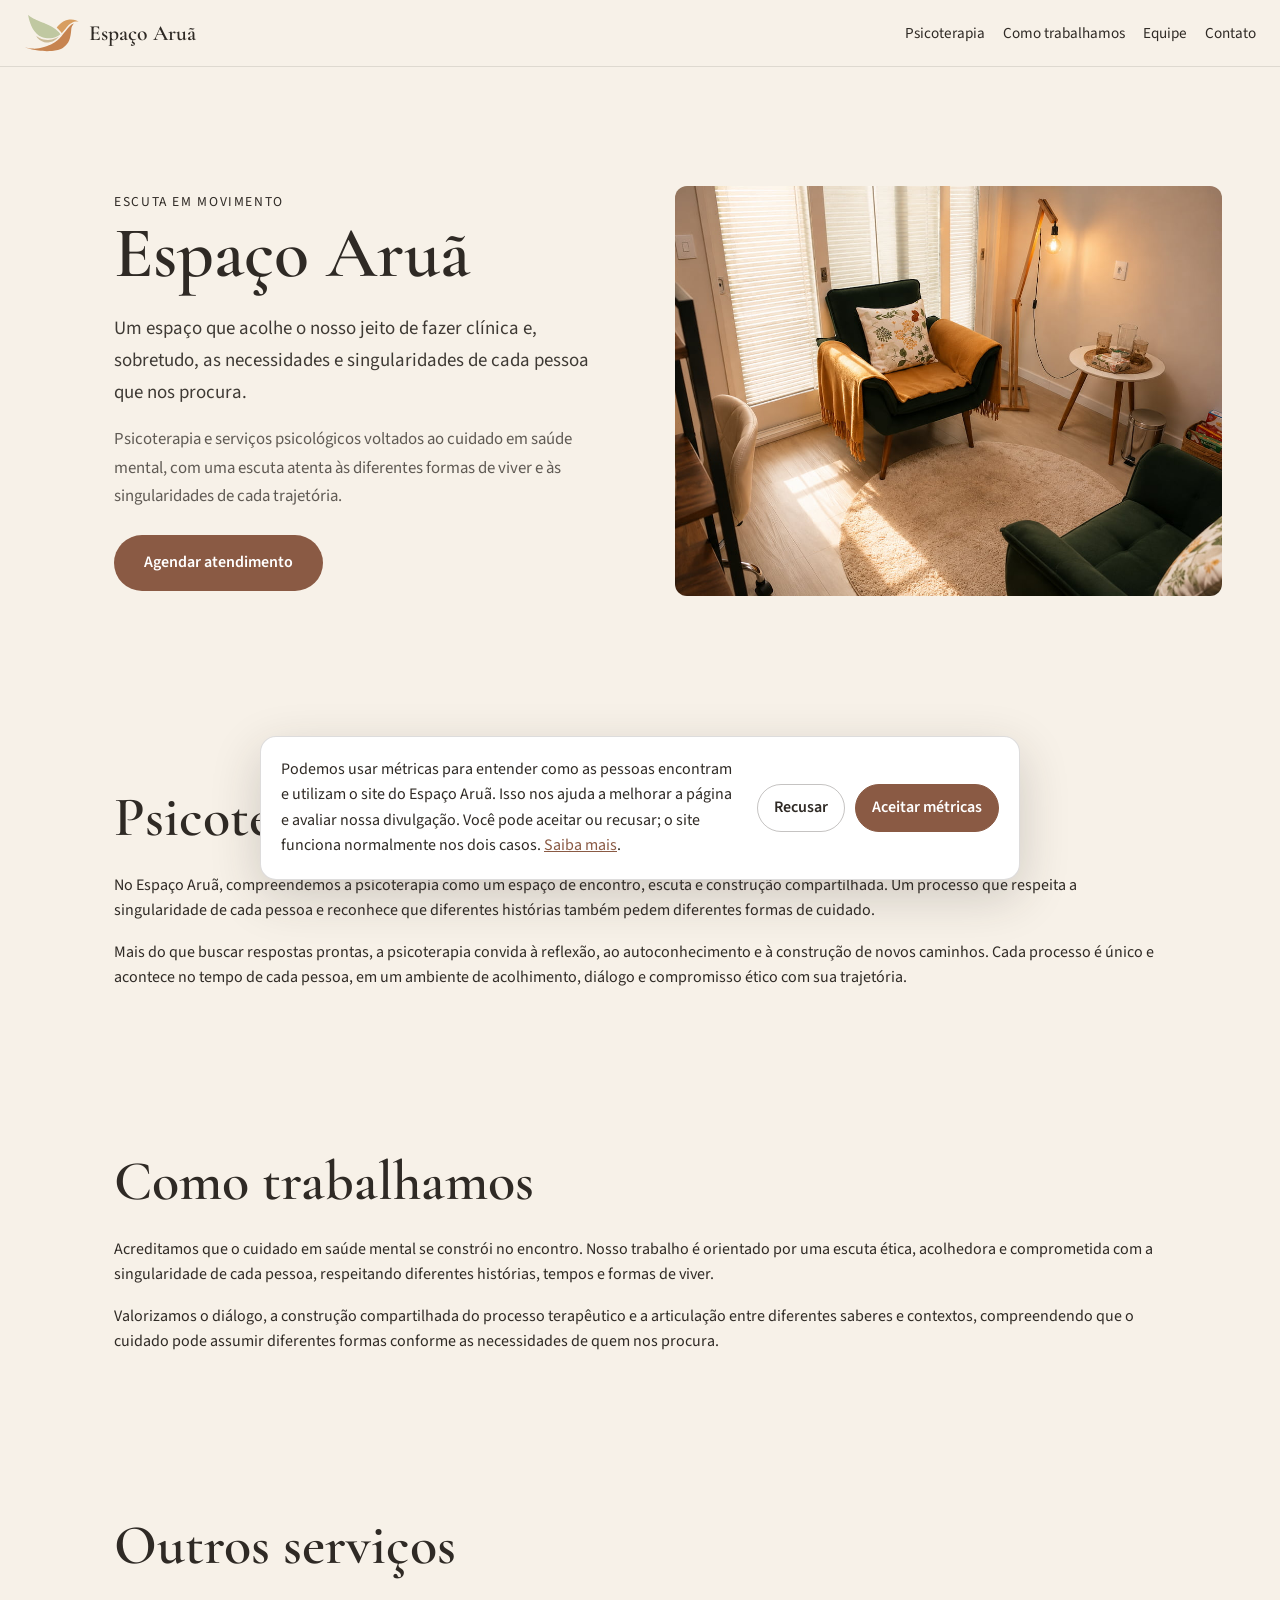
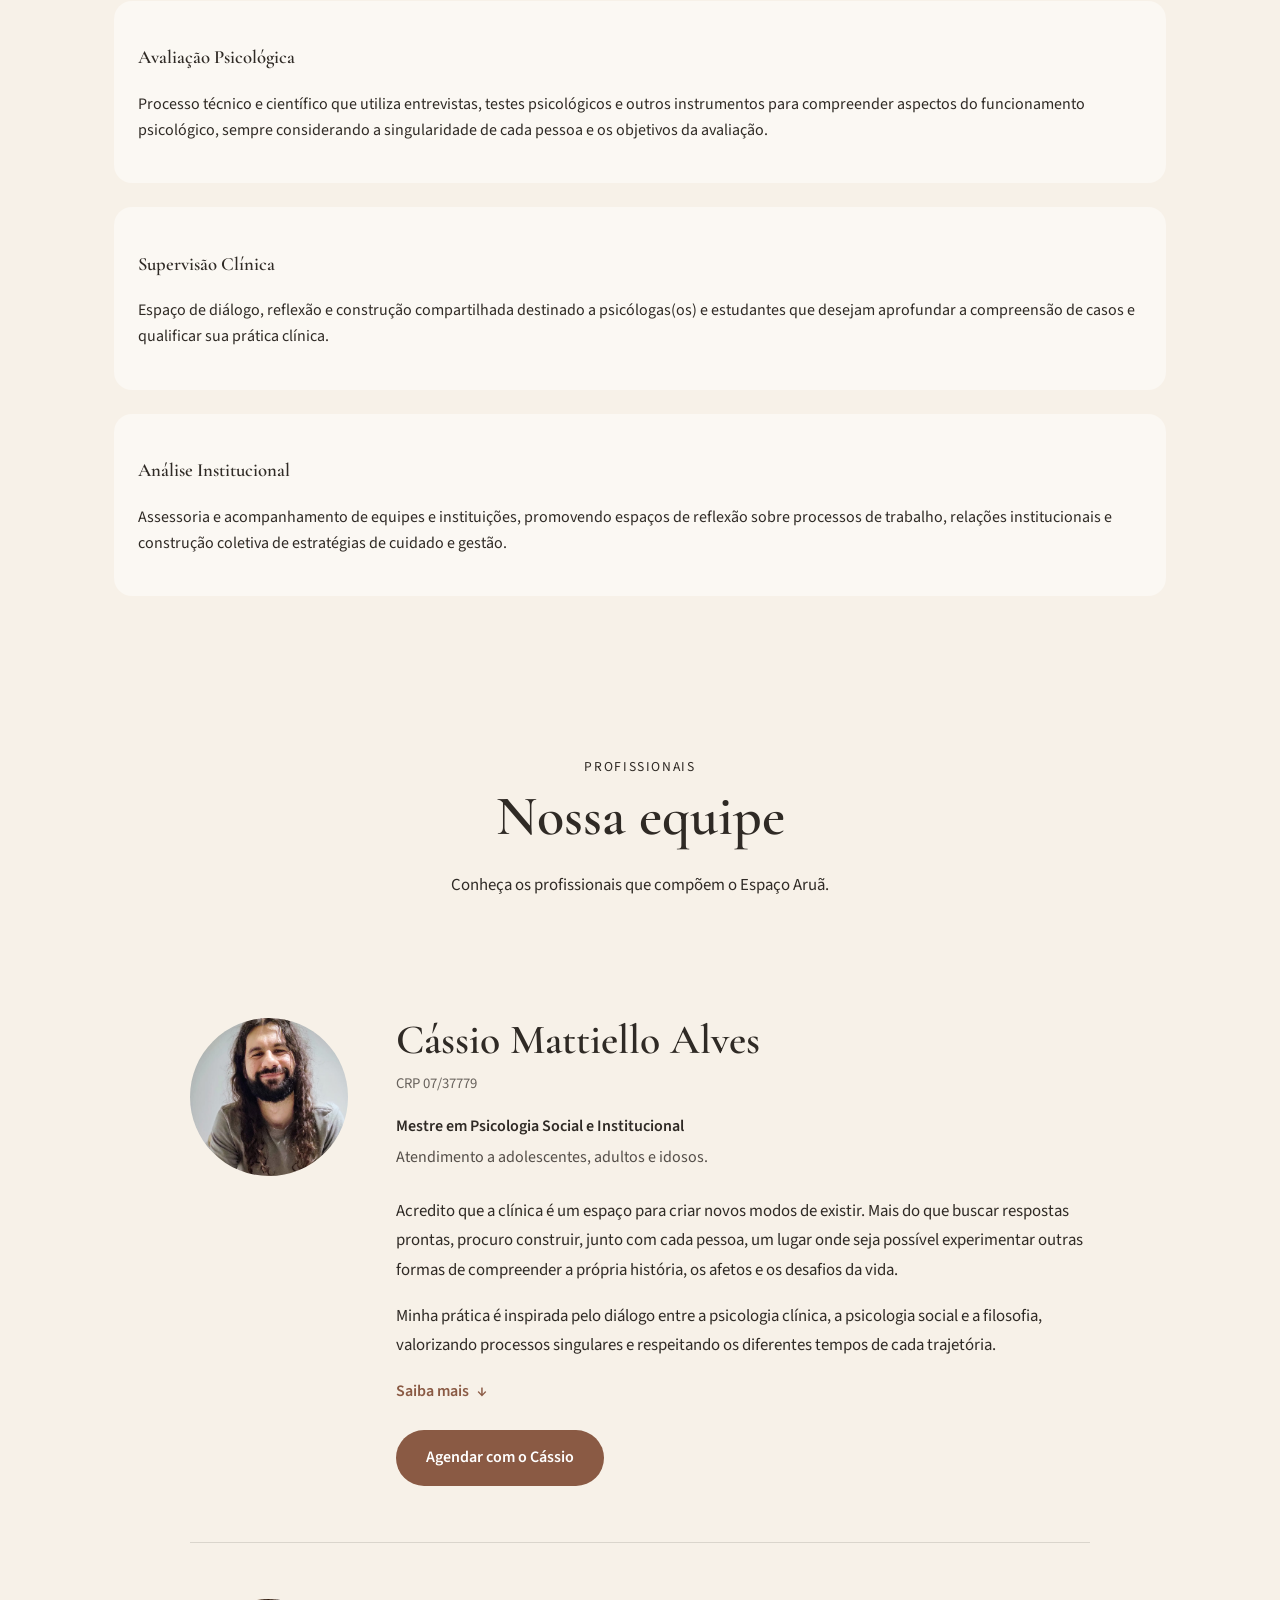
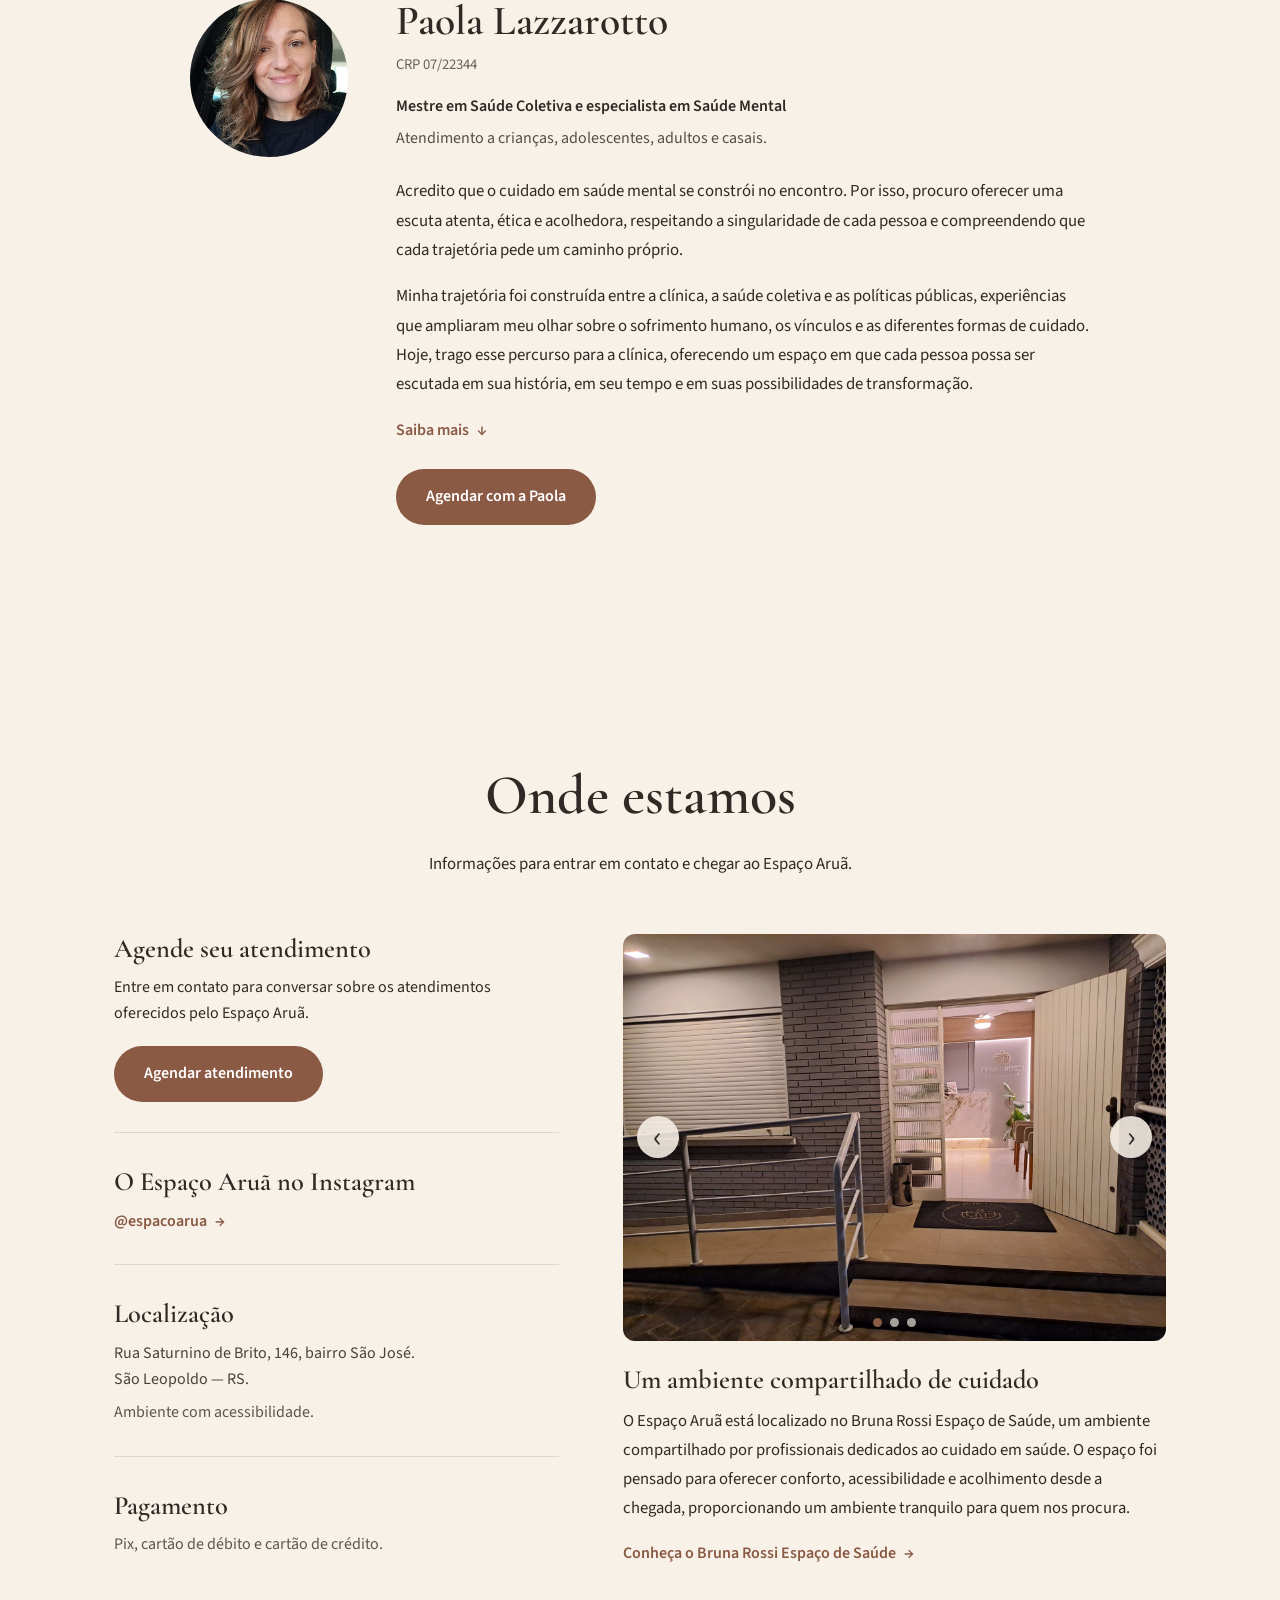
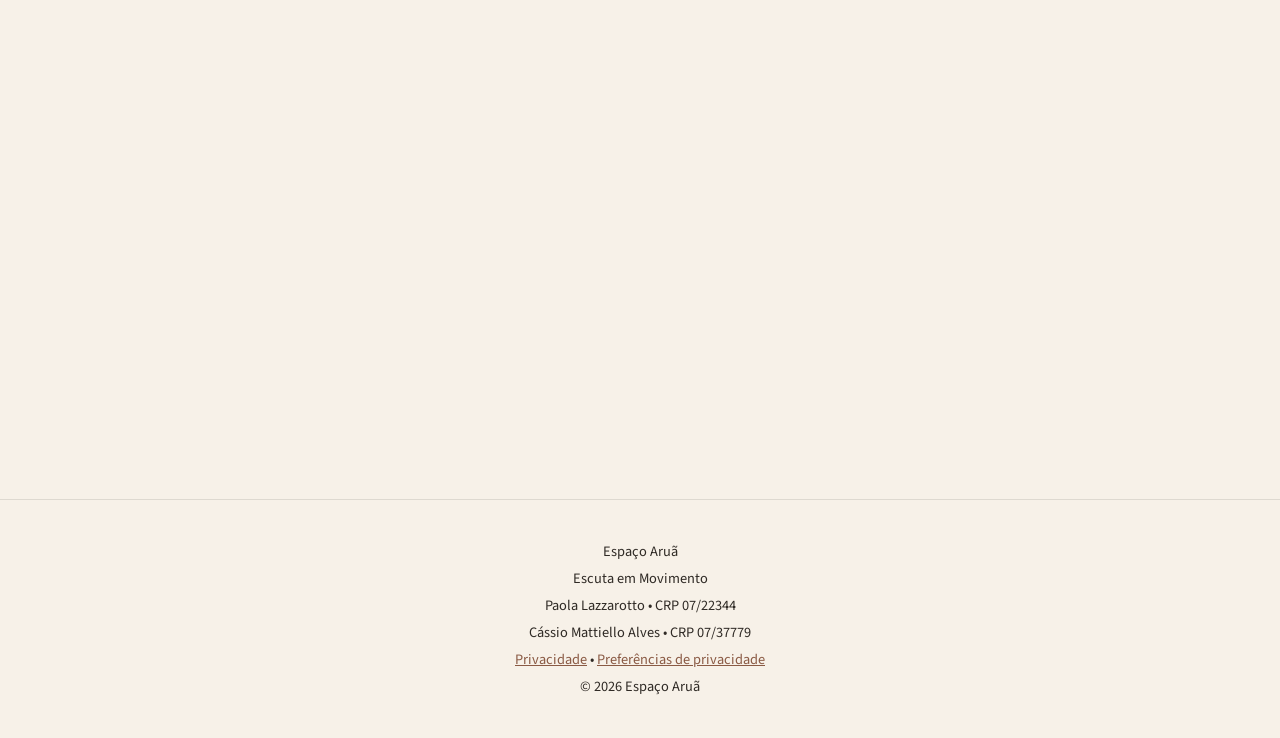
<file: index.html>
<!DOCTYPE html>
<html lang="pt-BR">
<head>
  <meta charset="UTF-8">

  <meta
    name="viewport"
    content="width=device-width, initial-scale=1.0">

  <title>Espaço Aruã | Escuta em Movimento</title>

  <meta
    name="description"
    content="Espaço Aruã — atendimento psicológico presencial e online em São Leopoldo/RS.">

  <script src="tracking-config.js"></script>
  <script>
    (() => {
      const config = window.ARUA_TRACKING_CONFIG || {};

      window.dataLayer = window.dataLayer || [];
      window.gtag = window.gtag || function gtag() {
        window.dataLayer.push(arguments);
      };

      window.gtag('consent', 'default', {
        analytics_storage: 'denied',
        ad_storage: 'denied',
        ad_user_data: 'denied',
        ad_personalization: 'denied',
        wait_for_update: 500
      });
      window.__ARUA_CONSENT_DEFAULT_SET__ = true;

      function loadGoogleScript(src, marker) {
        if (document.querySelector(`script[data-arua-source="${marker}"]`)) {
          return;
        }

        const script = document.createElement('script');
        script.async = true;
        script.src = src;
        script.dataset.aruaSource = marker;
        document.head.appendChild(script);
      }

      if (config.ga4MeasurementId) {
        loadGoogleScript(
          `https://www.googletagmanager.com/gtag/js?id=${encodeURIComponent(
            config.ga4MeasurementId
          )}`,
          'google-tag'
        );
        window.gtag('js', new Date());
        window.gtag('config', config.ga4MeasurementId, {
          allow_google_signals: false,
          allow_ad_personalization_signals: false
        });
      }

      if (config.googleAdsId && config.googleAdsId !== config.ga4MeasurementId) {
        window.gtag('config', config.googleAdsId, {
          allow_ad_personalization_signals: false
        });
      }

      if (config.gtmContainerId) {
        window.dataLayer.push({
          'gtm.start': new Date().getTime(),
          event: 'gtm.js'
        });
        loadGoogleScript(
          `https://www.googletagmanager.com/gtm.js?id=${encodeURIComponent(
            config.gtmContainerId
          )}`,
          'google-tag-manager'
        );
      }
    })();
  </script>

  <link rel="icon" type="image/svg+xml" href="assets/favicon.svg">
  
  <link rel="stylesheet" href="style.css">
</head>

<body>

  <header class="site-header">
    <a href="#hero" class="logo-link">
      <img
        src="assets/logo.svg"
        alt="Logotipo do Espaço Aruã">

      <span>Espaço Aruã</span>
    </a>

    <nav class="site-nav" aria-label="Navegação principal">
      <a href="#psicoterapia">Psicoterapia</a>
      <a href="#como-trabalhamos">Como trabalhamos</a>
      <a href="#equipe">Equipe</a>
      <a href="#contato">Contato</a>
    </nav>
  </header>

  <main>

    <section id="hero" class="section hero">
  <div class="hero-content">

    <div class="hero-text">
      <p class="eyebrow">Escuta em Movimento</p>

      <h1>Espaço Aruã</h1>

      <p>
        Um espaço que acolhe o nosso jeito de fazer clínica e,
        sobretudo, as necessidades e singularidades de cada pessoa
        que nos procura.
      </p>

      <p>
        Psicoterapia e serviços psicológicos voltados ao cuidado em
        saúde mental, com uma escuta atenta às diferentes formas de
        viver e às singularidades de cada trajetória.
      </p>

      <a
        href="https://wa.me/5551982914845?text=Olá!%20Conheci%20o%20Espaço%20Aruã%20pelo%20site%20e%20gostaria%20de%20agendar%20um%20atendimento."
        class="button"
        target="_blank"
        rel="noopener noreferrer">
      
        Agendar atendimento
      </a>
    </div>

    <div class="hero-image">
      <img
        src="assets/hero2.jpg"
        alt="Consultório do Espaço Aruã">
    </div>

  </div>
</section>
    <section id="psicoterapia" class="section">
  <h2>Psicoterapia</h2>

  <p>
    No Espaço Aruã, compreendemos a psicoterapia como um espaço de encontro,
    escuta e construção compartilhada. Um processo que respeita a
    singularidade de cada pessoa e reconhece que diferentes histórias também
    pedem diferentes formas de cuidado.
  </p>

  <p>
    Mais do que buscar respostas prontas, a psicoterapia convida à reflexão,
    ao autoconhecimento e à construção de novos caminhos. Cada processo é
    único e acontece no tempo de cada pessoa, em um ambiente de acolhimento,
    diálogo e compromisso ético com sua trajetória.
  </p>
</section>

<section id="como-trabalhamos" class="section">
  <h2>Como trabalhamos</h2>

  <p>
    Acreditamos que o cuidado em saúde mental se constrói no encontro.
    Nosso trabalho é orientado por uma escuta ética, acolhedora e
    comprometida com a singularidade de cada pessoa, respeitando
    diferentes histórias, tempos e formas de viver.
  </p>

  <p>
    Valorizamos o diálogo, a construção compartilhada do processo
    terapêutico e a articulação entre diferentes saberes e contextos,
    compreendendo que o cuidado pode assumir diferentes formas conforme
    as necessidades de quem nos procura.
  </p>
</section>

<section id="servicos" class="section">
  <h2>Outros serviços</h2>

  <div class="services-list">

    <article class="service-card">
      <h3>Avaliação Psicológica</h3>

      <p>
        Processo técnico e científico que utiliza entrevistas, testes
        psicológicos e outros instrumentos para compreender aspectos do
        funcionamento psicológico, sempre considerando a singularidade
        de cada pessoa e os objetivos da avaliação.
      </p>
    </article>

    <article class="service-card">
      <h3>Supervisão Clínica</h3>

      <p>
        Espaço de diálogo, reflexão e construção compartilhada destinado
        a psicólogas(os) e estudantes que desejam aprofundar a compreensão
        de casos e qualificar sua prática clínica.
      </p>
    </article>

    <article class="service-card">
      <h3>Análise Institucional</h3>

      <p>
        Assessoria e acompanhamento de equipes e instituições,
        promovendo espaços de reflexão sobre processos de trabalho,
        relações institucionais e construção coletiva de estratégias
        de cuidado e gestão.
      </p>
    </article>

  </div>
</section>

    <section id="equipe" class="section team-section">
  <div class="section-heading">
    <p class="eyebrow">Profissionais</p>

    <h2>Nossa equipe</h2>

    <p>
      Conheça os profissionais que compõem o Espaço Aruã.
    </p>
  </div>

  <div class="team-list">

<article class="team-member">
      <img
        src="assets/cassio.jpg"
        alt="Cássio Mattiello Alves"
        class="team-photo">

      <div class="team-content">
        <h3>Cássio Mattiello Alves</h3>

        <p class="team-crp">CRP 07/37779</p>

        <p class="team-title">
          Mestre em Psicologia Social e Institucional
        </p>

        <p class="team-audience">
          Atendimento a adolescentes, adultos e idosos.
        </p>

        <div class="team-summary">
          <p>
            Acredito que a clínica é um espaço para criar novos modos de
            existir. Mais do que buscar respostas prontas, procuro construir,
            junto com cada pessoa, um lugar onde seja possível experimentar
            outras formas de compreender a própria história, os afetos e os
            desafios da vida.
          </p>

          <p>
            Minha prática é inspirada pelo diálogo entre a psicologia clínica,
            a psicologia social e a filosofia, valorizando processos singulares
            e respeitando os diferentes tempos de cada trajetória.
          </p>
        </div>

        <div class="team-more" id="cassio-more" hidden>
          <p>
            Sou psicólogo, mestre em Psicologia Social e Institucional pela
            UFRGS e graduado em Psicologia pela UNISINOS. Minha pesquisa
            esteve voltada às relações entre clínica, música e filosofia.
          </p>

          <p>
            Minha atuação profissional passou por serviços da Assistência
            Social, pelo CREAS e pela Vigilância Socioassistencial,
            articulando a prática clínica com o trabalho em políticas públicas.
          </p>
        </div>

        <button
          class="more-link"
          type="button"
          aria-expanded="false"
          aria-controls="cassio-more">

          <span class="more-label">Saiba mais</span>
          <span class="more-arrow" aria-hidden="true">↓</span>
        </button>

        <a
          href="https://wa.me/5551982914845?text=Ol%C3%A1%21%20Conheci%20o%20Espa%C3%A7o%20Aru%C3%A3%20pelo%20site%20e%20gostaria%20de%20agendar%20um%20atendimento."
          class="button team-button"
          target="_blank"
          rel="noopener noreferrer"
          aria-label="Agendar atendimento com Cássio pelo WhatsApp">

          Agendar com o Cássio
        </a>
      </div>
    </article>
    
    <article class="team-member">
      <img
        src="assets/paola.jpeg"
        alt="Paola Lazzarotto"
        class="team-photo">

      <div class="team-content">
        <h3>Paola Lazzarotto</h3>

        <p class="team-crp">CRP 07/22344</p>

        <p class="team-title">
          Mestre em Saúde Coletiva e especialista em Saúde Mental
        </p>

        <p class="team-audience">
          Atendimento a crianças, adolescentes, adultos e casais.
        </p>

        <div class="team-summary">
          <p>
            Acredito que o cuidado em saúde mental se constrói no encontro.
            Por isso, procuro oferecer uma escuta atenta, ética e acolhedora,
            respeitando a singularidade de cada pessoa e compreendendo que
            cada trajetória pede um caminho próprio.
          </p>

          <p>
            Minha trajetória foi construída entre a clínica, a saúde coletiva
            e as políticas públicas, experiências que ampliaram meu olhar
            sobre o sofrimento humano, os vínculos e as diferentes formas de
            cuidado. Hoje, trago esse percurso para a clínica, oferecendo um
            espaço em que cada pessoa possa ser escutada em sua história, em
            seu tempo e em suas possibilidades de transformação.
          </p>
        </div>

        <div class="team-more" id="paola-more" hidden>
          <p>
            Sou psicóloga, mestre em Saúde Coletiva pela UNISINOS e
            especialista em Saúde Mental, Atenção Psicossocial e
            Psicopatologia. Ao longo da minha trajetória, atuei em diferentes
            serviços do SUS, na assistência social, na supervisão
            clínico-institucional, na gestão e na formação de profissionais,
            mantendo também formação continuada em avaliação psicológica e
            em gestão do trabalho em saúde.
          </p>

          <p>
            Essas experiências seguem inspirando minha prática clínica e
            fortalecendo meu compromisso com um cuidado ético, singular e
            construído em parceria.
          </p>
        </div>

        <button
          class="more-link"
          type="button"
          aria-expanded="false"
          aria-controls="paola-more">

          <span class="more-label">Saiba mais</span>
          <span class="more-arrow" aria-hidden="true">↓</span>
        </button>

        <a
          href="https://wa.me/5551999590970?text=Ol%C3%A1%21%20Conheci%20o%20Espa%C3%A7o%20Aru%C3%A3%20pelo%20site%20e%20gostaria%20de%20agendar%20um%20atendimento."
          class="button team-button"
          target="_blank"
          rel="noopener noreferrer"
          aria-label="Agendar atendimento com Paola pelo WhatsApp">

          Agendar com a Paola
        </a>
      </div>
    </article>

  </div>
</section>

    <section id="contato" class="section contact-section">
  <div class="section-heading contact-heading">

    <h2>Onde estamos</h2>

    <p>
      Informações para entrar em contato e chegar ao Espaço Aruã.
    </p>
  </div>

  <div class="contact-layout">

    <div class="contact-information">

      <div class="contact-group">
        <h3>Agende seu atendimento</h3>

        <p>
          Entre em contato para conversar sobre os atendimentos
          oferecidos pelo Espaço Aruã.
        </p>

      <a
        href="https://wa.me/5551982914845?text=Olá!%20Conheci%20o%20Espaço%20Aruã%20pelo%20site%20e%20gostaria%20de%20agendar%20um%20atendimento."
        class="button"
        target="_blank"
        rel="noopener noreferrer">
      
        Agendar atendimento
      </a>
      </div>

       <div class="contact-group">
    <h3>O Espaço Aruã no Instagram</h3>
  
    <a
      href="https://www.instagram.com/espacoarua/"
      class="text-link"
      target="_blank"
      rel="noopener noreferrer">
  
      @espacoarua
      <span aria-hidden="true">→</span>
    </a>
  </div>

      <div class="contact-group">
        <h3>Localização</h3>

        <address>
          Rua Saturnino de Brito, 146, bairro São José.<br>
          São Leopoldo — RS.
        </address>

        <p class="practical-information">
          Ambiente com acessibilidade.
        </p>
      </div>

      <div class="contact-group">
        <h3>Pagamento</h3>

        <p class="practical-information">
          Pix, cartão de débito e cartão de crédito.
        </p>
      </div>

    </div>

    <div class="partner-space">

      <div
        class="partner-space-gallery"
        aria-label="Imagens do Bruna Rossi Espaço de Saúde">

        <div class="gallery-slides">

          <img
            src="assets/entrada.jfif"
            alt="Entrada do Bruna Rossi Espaço de Saúde"
            class="gallery-image is-active">

          <img
            src="assets/salaespera1.jfif"
            alt="Sala de espera do Bruna Rossi Espaço de Saúde"
            class="gallery-image">

          <img
            src="assets/salaespera2.jfif"
            alt="Outro ambiente da sala de espera"
            class="gallery-image">

        </div>

        <button
          class="gallery-button gallery-prev"
          type="button"
          aria-label="Mostrar imagem anterior">
          ‹
        </button>

        <button
          class="gallery-button gallery-next"
          type="button"
          aria-label="Mostrar próxima imagem">
          ›
        </button>

        <div class="gallery-dots" aria-label="Selecionar imagem">
          <button
            class="gallery-dot is-active"
            type="button"
            aria-label="Mostrar imagem 1">
          </button>

          <button
            class="gallery-dot"
            type="button"
            aria-label="Mostrar imagem 2">
          </button>

          <button
            class="gallery-dot"
            type="button"
            aria-label="Mostrar imagem 3">
          </button>
        </div>

      </div>

      <div class="partner-space-text">
        <h3>Um ambiente compartilhado de cuidado</h3>

        <p>
          O Espaço Aruã está localizado no Bruna Rossi Espaço de Saúde,
          um ambiente compartilhado por profissionais dedicados ao
          cuidado em saúde. O espaço foi pensado para oferecer conforto,
          acessibilidade e acolhimento desde a chegada, proporcionando
          um ambiente tranquilo para quem nos procura.
        </p>

        <a
          href="https://www.instagram.com/brunarossiespacodesaude"
          class="text-link"
          target="_blank"
          rel="noopener noreferrer">

          Conheça o Bruna Rossi Espaço de Saúde
          <span aria-hidden="true">→</span>
        </a>
      </div>

    </div>

  </div>

  <div class="map-container">
    <iframe
      src="https://www.google.com/maps/embed?pb=!1m18!1m12!1m3!1d565.4908144090025!2d-51.13666380336082!3d-29.768173068075356!2m3!1f0!2f0!3f0!3m2!1i1024!2i768!4f13.1!3m3!1m2!1s0x95196956f9152bd3%3A0xb25b59da0e4efa75!2sBruna%20Rossi%20Espa%C3%A7o%20de%20Sa%C3%BAde!5e0!3m2!1spt-BR!2sbr!4v1783975201774!5m2!1spt-BR!2sbr"
      title="Localização do Espaço Aruã no Bruna Rossi Espaço de Saúde"
      loading="lazy"
      allowfullscreen
      referrerpolicy="strict-origin-when-cross-origin">
    </iframe>
  </div>
</section>

  </main>

  <footer class="site-footer">
    <p>Espaço Aruã</p>
    <p>Escuta em Movimento</p>
    <p>Paola Lazzarotto • CRP 07/22344</p>
    <p>Cássio Mattiello Alves • CRP 07/37779</p>
    <p>© 2026 Espaço Aruã</p>
  </footer>

  <script src="script.js"></script>
</body>
</html>
</file>
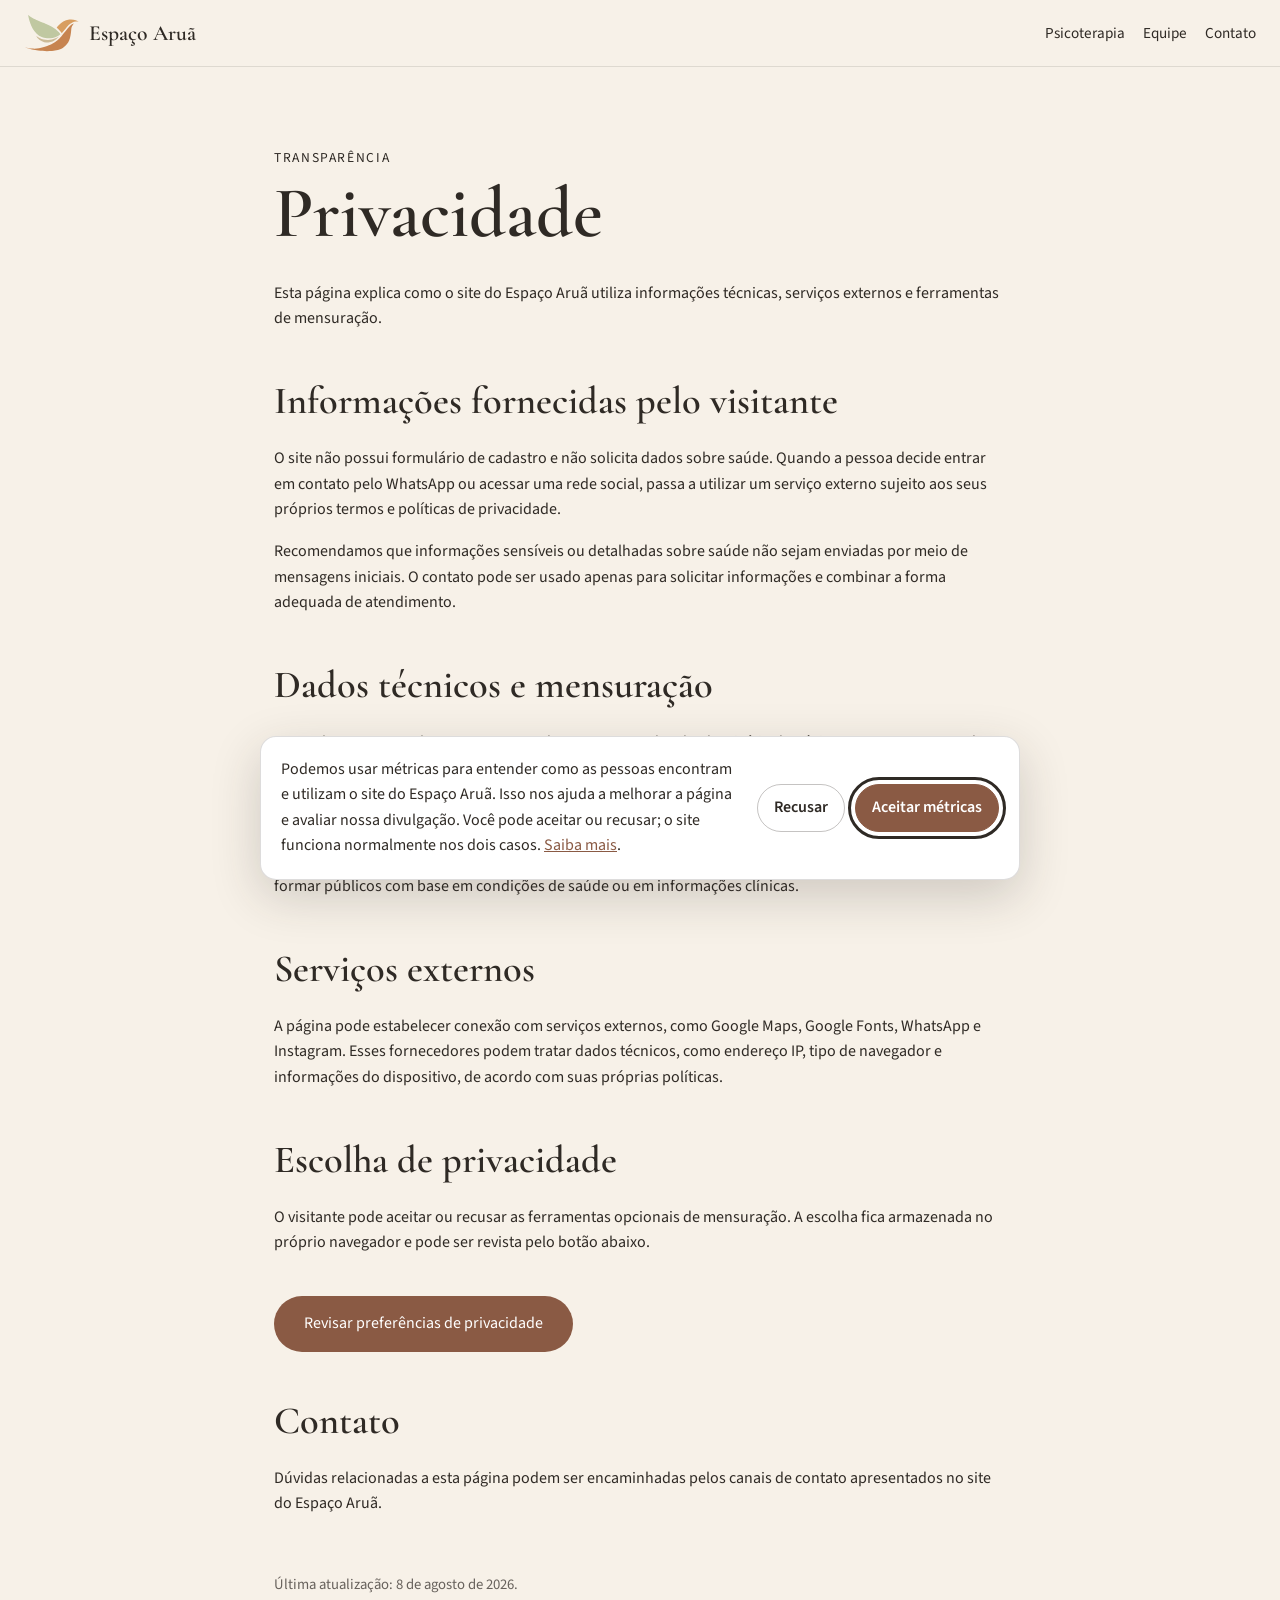
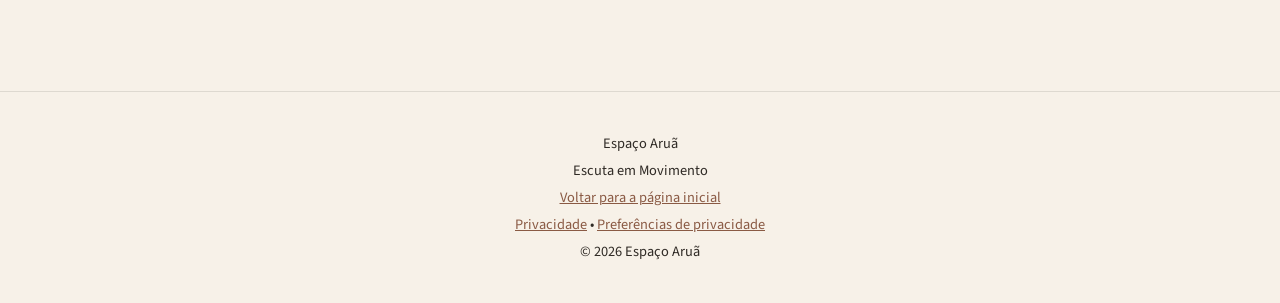
<file: privacidade.html>
<!DOCTYPE html>
<html lang="pt-BR">
<head>
  <meta charset="UTF-8">
  <meta
    name="viewport"
    content="width=device-width, initial-scale=1.0">

  <title>Privacidade | Espaço Aruã</title>

  <meta
    name="description"
    content="Informações sobre privacidade e tecnologias utilizadas no site do Espaço Aruã.">

  <script src="tracking-config.js"></script>
  <script>
    (() => {
      const config = window.ARUA_TRACKING_CONFIG || {};

      window.dataLayer = window.dataLayer || [];
      window.gtag = window.gtag || function gtag() {
        window.dataLayer.push(arguments);
      };

      window.gtag('consent', 'default', {
        analytics_storage: 'denied',
        ad_storage: 'denied',
        ad_user_data: 'denied',
        ad_personalization: 'denied',
        wait_for_update: 500
      });
      window.__ARUA_CONSENT_DEFAULT_SET__ = true;

      function loadGoogleScript(src, marker) {
        if (document.querySelector(`script[data-arua-source="${marker}"]`)) {
          return;
        }

        const script = document.createElement('script');
        script.async = true;
        script.src = src;
        script.dataset.aruaSource = marker;
        document.head.appendChild(script);
      }

      if (config.ga4MeasurementId) {
        loadGoogleScript(
          `https://www.googletagmanager.com/gtag/js?id=${encodeURIComponent(
            config.ga4MeasurementId
          )}`,
          'google-tag'
        );
        window.gtag('js', new Date());
        window.gtag('config', config.ga4MeasurementId, {
          allow_google_signals: false,
          allow_ad_personalization_signals: false
        });
      }

      if (config.googleAdsId && config.googleAdsId !== config.ga4MeasurementId) {
        window.gtag('config', config.googleAdsId, {
          allow_ad_personalization_signals: false
        });
      }

      if (config.gtmContainerId) {
        window.dataLayer.push({
          'gtm.start': new Date().getTime(),
          event: 'gtm.js'
        });
        loadGoogleScript(
          `https://www.googletagmanager.com/gtm.js?id=${encodeURIComponent(
            config.gtmContainerId
          )}`,
          'google-tag-manager'
        );
      }
    })();
  </script>

  <link rel="canonical" href="https://aruaespaco.com.br/privacidade.html">
  <link rel="icon" type="image/svg+xml" href="assets/favicon.svg">
  <link rel="stylesheet" href="style.css">
  <link rel="stylesheet" href="tracking.css">
</head>

<body>
  <a class="skip-link" href="#conteudo">Ir para o conteúdo</a>

  <header class="site-header">
    <a href="index.html#hero" class="logo-link">
      <img
        src="assets/logo.svg"
        alt="Logotipo do Espaço Aruã">
      <span>Espaço Aruã</span>
    </a>

    <nav class="site-nav" aria-label="Navegação principal">
      <a href="index.html#psicoterapia">Psicoterapia</a>
      <a href="index.html#equipe">Equipe</a>
      <a href="index.html#contato">Contato</a>
    </nav>
  </header>

  <main id="conteudo" class="privacy-page">
    <p class="eyebrow">Transparência</p>
    <h1>Privacidade</h1>

    <p>
      Esta página explica como o site do Espaço Aruã utiliza informações
      técnicas, serviços externos e ferramentas de mensuração.
    </p>

    <h2>Informações fornecidas pelo visitante</h2>

    <p>
      O site não possui formulário de cadastro e não solicita dados sobre
      saúde. Quando a pessoa decide entrar em contato pelo WhatsApp ou acessar
      uma rede social, passa a utilizar um serviço externo sujeito aos seus
      próprios termos e políticas de privacidade.
    </p>

    <p>
      Recomendamos que informações sensíveis ou detalhadas sobre saúde não
      sejam enviadas por meio de mensagens iniciais. O contato pode ser usado
      apenas para solicitar informações e combinar a forma adequada de
      atendimento.
    </p>

    <h2>Dados técnicos e mensuração</h2>

    <p>
      A Google tag e o Google Tag Manager podem ser carregados desde o início
      da página com o Consent Mode configurado para negar, por padrão, o
      armazenamento de dados de analytics e publicidade. A autorização do
      visitante atualiza essa escolha e permite a mensuração opcional de
      acessos e ações como cliques nos botões de contato.
    </p>

    <p>
      As categorias de personalização de anúncios permanecem desativadas. O
      Espaço Aruã não utiliza o site para formar públicos com base em condições
      de saúde ou em informações clínicas.
    </p>

    <h2>Serviços externos</h2>

    <p>
      A página pode estabelecer conexão com serviços externos, como Google
      Maps, Google Fonts, WhatsApp e Instagram. Esses fornecedores podem tratar
      dados técnicos, como endereço IP, tipo de navegador e informações do
      dispositivo, de acordo com suas próprias políticas.
    </p>

    <h2>Escolha de privacidade</h2>

    <p>
      O visitante pode aceitar ou recusar as ferramentas opcionais de
      mensuração. A escolha fica armazenada no próprio navegador e pode ser
      revista pelo botão abaixo.
    </p>

    <button
      class="button privacy-settings-button"
      type="button"
      data-privacy-settings>
      Revisar preferências de privacidade
    </button>

    <h2>Contato</h2>

    <p>
      Dúvidas relacionadas a esta página podem ser encaminhadas pelos canais de
      contato apresentados no site do Espaço Aruã.
    </p>

    <p class="privacy-updated">
      Última atualização: 8 de agosto de 2026.
    </p>
  </main>

  <footer class="site-footer">
    <p>Espaço Aruã</p>
    <p>Escuta em Movimento</p>
    <p><a href="index.html">Voltar para a página inicial</a></p>
    <p>© 2026 Espaço Aruã</p>
  </footer>

  <script src="tracking.js"></script>
</body>
</html>
</file>
<file: style.css>
@import url('https://fonts.googleapis.com/css2?family=Cormorant+Garamond:wght@500;600;700&family=Source+Sans+3:wght@400;500;600&display=swap');

:root {
  --cor-fundo: #f7f1e8;
  --cor-texto: #2f2a25;
  --cor-destaque: #8a5a44;
  --cor-branco: #ffffff;
  --largura-conteudo: 1100px;
}

* {
  box-sizing: border-box;
}

html {
  scroll-behavior: smooth;
}

body {
  margin: 0;
  font-family: 'Source Sans 3', Arial, sans-serif;
  background: var(--cor-fundo);
  color: var(--cor-texto);
  line-height: 1.6;
}

img {
  max-width: 100%;
}

h1,
h2,
h3 {
  font-family: 'Cormorant Garamond', serif;
  font-weight: 600;
}

h2 {
  margin: 0 0 24px;
  font-size: clamp(2.3rem, 5vw, 3.5rem);
  line-height: 1.1;
}

address {
  font-style: normal;
}

/* Header */

.site-header {
  position: sticky;
  top: 0;
  z-index: 10;
  display: flex;
  justify-content: space-between;
  align-items: center;
  gap: 24px;
  padding: 14px 24px;
  background: var(--cor-fundo);
  border-bottom: 1px solid rgba(47, 42, 37, 0.12);
}

.logo-link {
  display: flex;
  align-items: center;
  gap: 10px;
  color: var(--cor-texto);
  text-decoration: none;
  font-family: 'Cormorant Garamond', serif;
  font-size: 1.35rem;
  font-weight: 600;
}

.logo-link img {
  width: auto;
  height: 38px;
}

.site-nav {
  display: flex;
  flex-wrap: wrap;
  gap: 18px;
}

.site-nav a {
  color: var(--cor-texto);
  text-decoration: none;
  font-size: 0.95rem;
}

.site-nav a:hover {
  color: var(--cor-destaque);
}

/* Estrutura geral */

.section {
  max-width: var(--largura-conteudo);
  margin: 0 auto;
  padding: 72px 24px;
}

.eyebrow {
  margin: 0;
  font-size: 0.85rem;
  text-transform: uppercase;
  letter-spacing: 0.12em;
}

/* Hero */

.hero {
  min-height: 72vh;
  display: flex;
  align-items: center;
}

.hero-content {
  width: 100%;
  display: flex;
  align-items: center;
  gap: 56px;
}

.hero-text {
  flex: 0 0 48%;
}

.hero h1 {
  margin: 0.25rem 0 1.5rem;
  font-size: clamp(3rem, 6vw, 4.5rem);
  line-height: 1;
}

.hero-text p {
  max-width: 560px;
}

.hero-text .eyebrow {
  margin: 0;
}

.hero-text .eyebrow + h1 + p {
  margin: 0 0 1rem;
  font-size: 1.18rem;
  line-height: 1.7;
  color: rgba(47, 42, 37, 0.92);
}

.hero-text p:last-of-type {
  margin: 0;
  font-size: 1.05rem;
  line-height: 1.7;
  color: rgba(47, 42, 37, 0.76);
}

.hero-image {
  flex: 0 0 52%;
}

.hero-image img {
  width: 100%;
  display: block;
  object-fit: cover;
  aspect-ratio: 4 / 3;
  border-radius: 12px;
}

/* Botões e links */

.button {
  display: inline-flex;
  align-items: center;
  justify-content: center;
  width: auto;
  margin-top: 24px;
  padding: 15px 30px;
  border-radius: 999px;
  background: var(--cor-destaque);
  color: var(--cor-branco);
  text-decoration: none;
  font-weight: 600;
  transition:
    transform 0.2s ease,
    opacity 0.2s ease;
}

.button:hover {
  transform: translateY(-2px);
  opacity: 0.95;
}

.text-link {
  display: inline-flex;
  align-items: center;
  gap: 8px;
  color: var(--cor-destaque);
  text-decoration: none;
  font-weight: 600;
}

.text-link:hover {
  text-decoration: underline;
}

/* Serviços */

.services-list article {
  margin-top: 24px;
  padding: 24px;
  background: rgba(255, 255, 255, 0.45);
  border-radius: 18px;
}

/* Cabeçalhos de seção */

.section-heading {
  max-width: 650px;
  margin: 0 auto 64px;
  text-align: center;
}

.section-heading h2 {
  margin-top: 8px;
}

.section-heading > p:last-child {
  margin-bottom: 0;
  font-size: 1.05rem;
}

/* Equipe */

.team-section {
  padding-top: 88px;
  padding-bottom: 88px;
}

.team-list {
  max-width: 900px;
  margin: 0 auto;
}

.team-member {
  display: flex;
  align-items: flex-start;
  gap: 48px;
  margin: 0;
  padding: 56px 0;
  background: transparent;
}

.team-member + .team-member {
  border-top: 1px solid rgba(47, 42, 37, 0.14);
}

.team-photo {
  flex: 0 0 158px;
  width: 158px;
  height: 158px;
  display: block;
  margin: 0;
  border-radius: 50%;
  object-fit: cover;
  object-position: center 25%;
}

.team-content {
  flex: 1;
  min-width: 0;
  margin: 0;
  text-align: left;
}

.team-content h3 {
  margin: 0;
  font-size: clamp(2rem, 5vw, 2.6rem);
  line-height: 1.1;
}

.team-crp {
  margin: 8px 0 0;
  color: rgba(47, 42, 37, 0.72);
  font-size: 0.92rem;
}

.team-title {
  margin: 18px 0 0;
  font-weight: 600;
}

.team-audience {
  max-width: 470px;
  margin: 6px 0 26px;
  color: rgba(47, 42, 37, 0.82);
}

.team-summary,
.team-more {
  font-size: 1.05rem;
  line-height: 1.75;
}

.team-more[hidden] {
  display: none;
}

.more-link {
  display: flex;
  align-items: center;
  gap: 8px;
  margin: 18px 0 0;
  padding: 0;
  border: 0;
  background: transparent;
  color: var(--cor-destaque);
  font: inherit;
  font-weight: 600;
  cursor: pointer;
}

.more-link:hover {
  text-decoration: underline;
}

.more-arrow {
  transition: transform 0.2s ease;
}

.more-link[aria-expanded="true"] .more-arrow {
  transform: rotate(180deg);
}

.team-button {
  margin-top: 26px;
}

/* Onde estamos e contato */

.contact-section {
  padding-top: 88px;
  padding-bottom: 88px;
}

.contact-heading {
  margin-bottom: 56px;
}

.contact-layout {
  display: grid;
  grid-template-columns: minmax(0, 0.9fr) minmax(0, 1.1fr);
  gap: 64px;
  align-items: start;
}

.contact-information {
  display: flex;
  flex-direction: column;
  gap: 34px;
}

.contact-group {
  padding-bottom: 30px;
  border-bottom: 1px solid rgba(47, 42, 37, 0.12);
}

.contact-group:last-child {
  padding-bottom: 0;
  border-bottom: 0;
}

.contact-group h3,
.partner-space h3 {
  margin: 0 0 10px;
  font-size: 1.65rem;
  line-height: 1.2;
}

.contact-group p {
  margin: 0;
}

.contact-group .button {
  margin-top: 20px;
}

.contact-group address {
  color: rgba(47, 42, 37, 0.88);
}

.practical-information {
  margin-top: 8px !important;
  color: rgba(47, 42, 37, 0.78);
}

.waiting-room-photo {
  width: 100%;
  display: block;
  aspect-ratio: 4 / 3;
  object-fit: cover;
  border-radius: 12px;
}

.partner-space-text {
  padding-top: 24px;
}

.partner-space-text p {
  margin: 0 0 18px;
  font-size: 1.04rem;
  line-height: 1.75;
}

.map-container {
  margin-top: 64px;
}

.map-container iframe {
    width: 100%;
    height: 380px;
    border: 0;
    border-radius: 12px;
    display: block;
}

@media (max-width: 768px) {
    .map-container iframe {
        height: 300px;
    }
}

/* Rodapé */

.site-footer {
  padding: 36px 24px;
  border-top: 1px solid rgba(47, 42, 37, 0.12);
  text-align: center;
  font-size: 0.9rem;
}

.site-footer p {
  margin: 4px 0;
}

/* Responsividade */

@media (max-width: 768px) {
  .site-header {
    flex-direction: column;
    align-items: flex-start;
  }

  .site-nav {
    gap: 12px;
  }

  .section {
    padding: 56px 20px;
  }

  .hero {
    min-height: auto;
  }

  .hero-content {
    flex-direction: column;
    gap: 32px;
  }

  .hero-text,
  .hero-image {
    flex: none;
    width: 100%;
  }

  .hero h1 {
    font-size: clamp(2.7rem, 15vw, 4rem);
  }

  .team-section,
  .contact-section {
    padding-top: 64px;
    padding-bottom: 64px;
  }

  .section-heading {
    margin-bottom: 32px;
  }

  .team-member {
    flex-direction: column;
    align-items: center;
    gap: 0;
    padding: 44px 0;
  }

  .team-photo {
    flex: none;
    width: 126px;
    height: 126px;
    margin: 0 auto 26px;
  }

  .team-content {
    width: 100%;
  }

  .team-content h3 {
    font-size: 2.2rem;
  }

  .team-content h3,
  .team-crp,
  .team-title,
  .team-audience {
    text-align: center;
  }

  .team-audience {
    margin: 6px auto 26px;
  }

  .team-button {
    width: 100%;
  }

  .contact-layout {
    grid-template-columns: 1fr;
    gap: 48px;
  }

  .contact-information {
    gap: 28px;
  }

  .waiting-room-photo {
    aspect-ratio: 4 / 3;
  }

  .map-container {
    margin-top: 48px;
  }

  .map-placeholder {
    min-height: 280px;
  }
}
/* Galeria do espaço parceiro */

.partner-space-gallery {
  position: relative;
  width: 100%;
  overflow: hidden;
  border-radius: 12px;
}

.gallery-slides {
  position: relative;
  width: 100%;
  aspect-ratio: 4 / 3;
  background: rgba(255, 255, 255, 0.35);
}

.gallery-image {
  position: absolute;
  inset: 0;
  width: 100%;
  height: 100%;
  display: none;
  object-fit: cover;
}

.gallery-image.is-active {
  display: block;
}

.gallery-button {
  position: absolute;
  top: 50%;
  z-index: 2;
  width: 42px;
  height: 42px;
  display: grid;
  place-items: center;
  padding: 0;
  border: 0;
  border-radius: 50%;
  background: rgba(247, 241, 232, 0.88);
  color: var(--cor-texto);
  font: inherit;
  font-size: 2rem;
  line-height: 1;
  cursor: pointer;
  transform: translateY(-50%);
}

.gallery-button:hover {
  background: var(--cor-fundo);
}

.gallery-prev {
  left: 14px;
}

.gallery-next {
  right: 14px;
}

.gallery-dots {
  position: absolute;
  right: 0;
  bottom: 14px;
  left: 0;
  z-index: 2;
  display: flex;
  justify-content: center;
  gap: 8px;
}

.gallery-dot {
  width: 9px;
  height: 9px;
  padding: 0;
  border: 0;
  border-radius: 50%;
  background: rgba(247, 241, 232, 0.65);
  cursor: pointer;
}

.gallery-dot.is-active {
  background: var(--cor-destaque);
}

@media (max-width: 768px) {
  .gallery-button {
    width: 38px;
    height: 38px;
    font-size: 1.7rem;
  }
}
</file>
<file: tracking.css>
/* Acessibilidade, privacidade e mensuração */

section[id] {
  scroll-margin-top: 110px;
}

.skip-link {
  position: fixed;
  top: 12px;
  left: 12px;
  z-index: 100;
  padding: 10px 14px;
  border-radius: 8px;
  background: var(--cor-texto);
  color: var(--cor-branco);
  text-decoration: none;
  transform: translateY(-160%);
  transition: transform 0.2s ease;
}

.skip-link:focus {
  transform: translateY(0);
}

a:focus-visible,
button:focus-visible {
  outline: 3px solid var(--cor-texto);
  outline-offset: 4px;
}

.site-footer a,
.footer-button {
  color: var(--cor-destaque);
}

.footer-button {
  padding: 0;
  border: 0;
  background: transparent;
  font: inherit;
  text-decoration: underline;
  cursor: pointer;
}

.cookie-banner[hidden] {
  display: none;
}

.cookie-banner {
  position: fixed;
  right: 20px;
  bottom: 20px;
  left: 20px;
  z-index: 50;
  max-width: 760px;
  margin: 0 auto;
  padding: 20px;
  border: 1px solid rgba(47, 42, 37, 0.16);
  border-radius: 16px;
  background: var(--cor-branco);
  box-shadow: 0 16px 50px rgba(47, 42, 37, 0.2);
}

.cookie-banner-content {
  display: flex;
  align-items: center;
  justify-content: space-between;
  gap: 24px;
}

.cookie-banner p {
  margin: 0;
}

.cookie-banner a {
  color: var(--cor-destaque);
}

.cookie-banner-actions {
  display: flex;
  flex: 0 0 auto;
  gap: 10px;
}

.cookie-button {
  min-height: 44px;
  padding: 10px 16px;
  border-radius: 999px;
  font: inherit;
  font-weight: 600;
  cursor: pointer;
}

.cookie-button-primary {
  border: 1px solid var(--cor-destaque);
  background: var(--cor-destaque);
  color: var(--cor-branco);
}

.cookie-button-secondary {
  border: 1px solid rgba(47, 42, 37, 0.28);
  background: transparent;
  color: var(--cor-texto);
}

.privacy-page {
  max-width: 780px;
  min-height: 70vh;
  margin: 0 auto;
  padding: 80px 24px;
}

.privacy-page h1 {
  margin: 8px 0 32px;
  font-size: clamp(3rem, 7vw, 4.5rem);
  line-height: 1;
}

.privacy-page h2 {
  margin-top: 48px;
  font-size: clamp(1.8rem, 4vw, 2.4rem);
}

.privacy-settings-button {
  border: 0;
  font: inherit;
  cursor: pointer;
}

.privacy-updated {
  margin-top: 56px;
  color: rgba(47, 42, 37, 0.72);
  font-size: 0.92rem;
}

@media (max-width: 768px) {
  section[id] {
    scroll-margin-top: 155px;
  }

  .cookie-banner-content,
  .cookie-banner-actions {
    flex-direction: column;
    align-items: stretch;
  }

  .cookie-banner-actions {
    width: 100%;
  }

  .cookie-button {
    width: 100%;
  }

  .privacy-page {
    padding: 56px 20px;
  }
}
</file>
